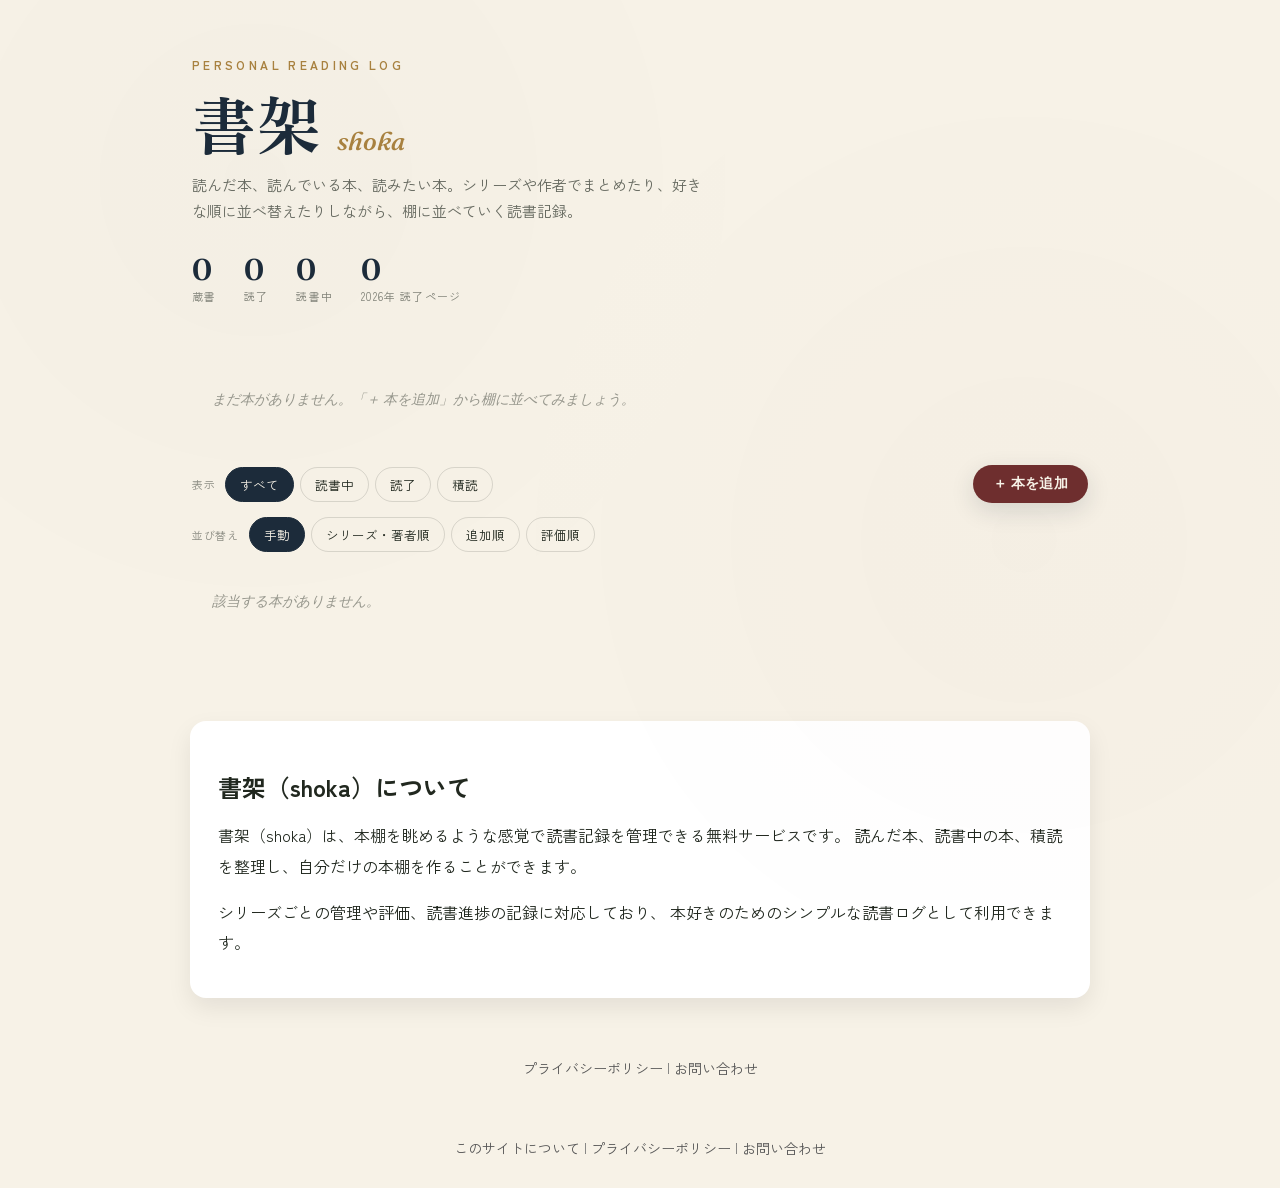
<file: index.html>
<!DOCTYPE html>
<html lang="ja">
<head>
<meta charset="UTF-8">
<meta name="viewport" content="width=device-width, initial-scale=1.0">
<title>書架 -shoka- 読書記録</title>
<link rel="preconnect" href="https://fonts.googleapis.com">
<link href="https://fonts.googleapis.com/css2?family=Fraunces:opsz,wght@9..144,400;9..144,500;9..144,600;9..144,700&family=Zen+Kaku+Gothic+New:wght@400;500;700&family=Zen+Old+Mincho:wght@500;700&display=swap" rel="stylesheet">
<link rel="stylesheet" href="style.css">
<meta name="google-site-verification" content="SUL4iW5YXbjkeXGrHI-dzXqECCWhUAfHIx9hsALzpy4" />
 <script async src="https://pagead2.googlesyndication.com/pagead/js/adsbygoogle.js?client=ca-pub-7328430794001812"
     crossorigin="anonymous"></script>
</head>
<body>
<div class="texture"></div>
 
<header class="hero">
  <div class="eyebrow">Personal reading log</div>
  <h1 class="title">書架<span class="roman">shoka</span></h1>
  <p class="tagline">読んだ本、読んでいる本、読みたい本。シリーズや作者でまとめたり、好きな順に並べ替えたりしながら、棚に並べていく読書記録。</p>
  <div class="stats-row" id="statsRow"></div>
</header>
 
<div class="shelf-wrap">
  <div id="shelf"></div>
</div>
 
<div class="controls">
  <div class="controls-line">
    <div class="control-group" id="filters">
      <span class="group-label">表示</span>
      <button class="filter-btn active" data-filter="all">すべて</button>
      <button class="filter-btn" data-filter="reading">読書中</button>
      <button class="filter-btn" data-filter="completed">読了</button>
      <button class="filter-btn" data-filter="want">積読</button>
    </div>
    <button class="add-btn" id="openAdd">＋ 本を追加</button>
  </div>
  <div class="controls-line">
    <div class="control-group" id="sortModes">
      <span class="group-label">並び替え</span>
      <button class="filter-btn active" data-sort="manual">手動</button>
      <button class="filter-btn" data-sort="group">シリーズ・著者順</button>
      <button class="filter-btn" data-sort="added">追加順</button>
      <button class="filter-btn" data-sort="rating">評価順</button>
    </div>
  </div>
</div>
 
<div class="list" id="list"></div>
<section class="about">
  <h2>書架（shoka）について</h2>
  <p>
    書架（shoka）は、本棚を眺めるような感覚で読書記録を管理できる無料サービスです。
    読んだ本、読書中の本、積読を整理し、自分だけの本棚を作ることができます。
  </p>

  <p>
    シリーズごとの管理や評価、読書進捗の記録に対応しており、
    本好きのためのシンプルな読書ログとして利用できます。
  </p>
</section>
 
<div class="overlay" id="overlay">
  <div class="modal">
    <h2 id="modalTitle">本を追加</h2>
    <div class="hint">シリーズ物は「シリーズ名」を同じ表記で入力すると、まとめて並べられます。空欄のままなら著者名で自動的にグループ化されます。</div>
    <input type="hidden" id="editId">
    <div class="field">
      <label>タイトル</label>
      <input type="text" id="fTitle" placeholder="例：ノルウェイの森">
    </div>
    <div class="field">
      <label>著者</label>
      <input type="text" id="fAuthor" placeholder="例：村上春樹">
    </div>
    <div class="row3">
      <div class="field">
        <label>シリーズ名（任意）</label>
        <input type="text" id="fSeries" placeholder="例：三体シリーズ">
      </div>
      <div class="field">
        <label>巻数</label>
        <input type="number" id="fVolume" placeholder="1" min="0">
      </div>
    </div>
    <div class="row2">

  <div class="field">
    <label>ジャンル</label>
    <select id="fGenre">
      <option>小説</option>
      <option>エッセイ</option>
      <option>ノンフィクション</option>
      <option>ビジネス</option>
      <option>詩歌</option>
      <option>技術書</option>
      <option>その他</option>
    </select>
  </div>

  <div class="field">
    <label>本の色</label>
    <select id="fColor">
      <option value="burgundy">ワインレッド</option>
      <option value="green">深緑</option>
      <option value="navy">ネイビー</option>
      <option value="brass">真鍮</option>
      <option value="purple">紫</option>
      <option value="blue">ブルー</option>
      <option value="brown">ブラウン</option>
      <option value="black">ブラック</option>
    </select>
  </div>

</div>

<div class="field">
  <label>ステータス</label>
  <select id="fStatus">
    <option value="want">積読</option>
    <option value="reading">読書中</option>
    <option value="completed">読了</option>
  </select>
      
    </div>
    <div class="row2">
      <div class="field">
        <label>総ページ数</label>
        <input type="number" id="fTotal" placeholder="320" min="1">
      </div>
      <div class="field">
        <label>現在のページ</label>
        <input type="number" id="fCurrent" placeholder="0" min="0">
      </div>
    </div>
    <div class="field">
      <label>評価</label>
      <div class="star-picker" id="starPicker">★★★★★</div>
    </div>
    <div class="field">
      <label>メモ</label>
      <textarea id="fNotes" placeholder="感想やお気に入りの一節など"></textarea>
    </div>
    <div class="modal-actions">
      <button class="btn ghost" id="cancelBtn">キャンセル</button>
      <button class="btn danger" id="deleteBtn" style="display:none;">削除</button>
      <button class="btn primary" id="saveBtn">保存する</button>
    </div>
  </div>
</div>
 
<div class="toast" id="toast"></div>
 <footer class="footer">
  <a href="privacy.html">プライバシーポリシー</a>
  <span> | </span>
  <a href="contact.html">お問い合わせ</a>
</footer>
<footer class="footer">
  <a href="about.html">このサイトについて</a>
  |
  <a href="privacy.html">プライバシーポリシー</a>
  |
  <a href="contact.html">お問い合わせ</a>
</footer>
<script src="script.js"></script>
</body>
</html>
</file>
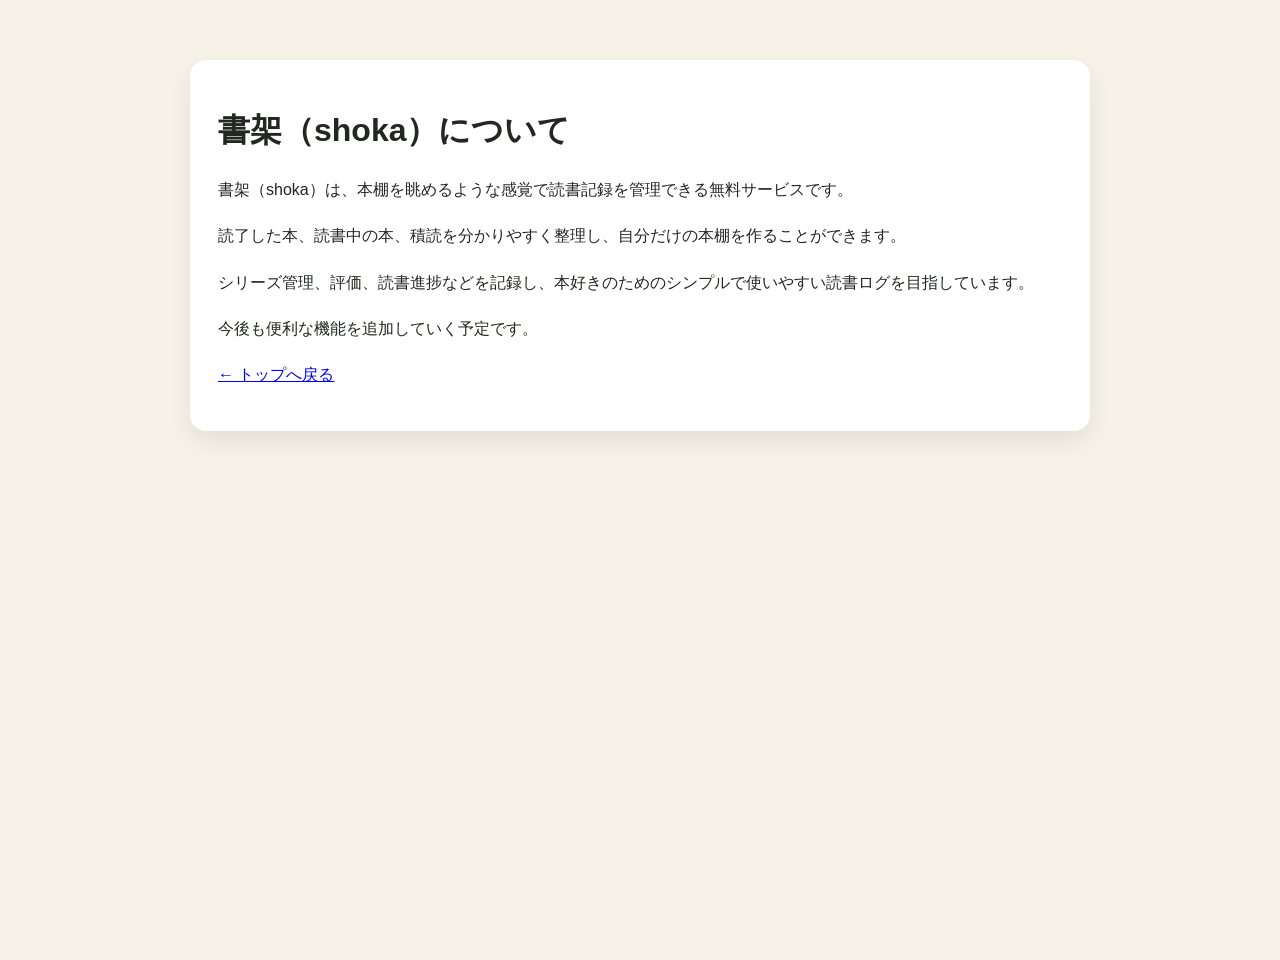
<file: about.html>
<!DOCTYPE html>
<html lang="ja">
<head>
<meta charset="UTF-8">
<meta name="viewport" content="width=device-width, initial-scale=1.0">
<title>このサイトについて | 書架 - shoka -</title>
<link rel="stylesheet" href="style.css">
</head>

<body>

<div class="about">
<h1>書架（shoka）について</h1>

<p>
書架（shoka）は、本棚を眺めるような感覚で読書記録を管理できる無料サービスです。
</p>

<p>
読了した本、読書中の本、積読を分かりやすく整理し、自分だけの本棚を作ることができます。
</p>

<p>
シリーズ管理、評価、読書進捗などを記録し、本好きのためのシンプルで使いやすい読書ログを目指しています。
</p>

<p>
今後も便利な機能を追加していく予定です。
</p>

<p>
<a href="index.html">← トップへ戻る</a>
</p>

</div>

</body>
</html>
</file>
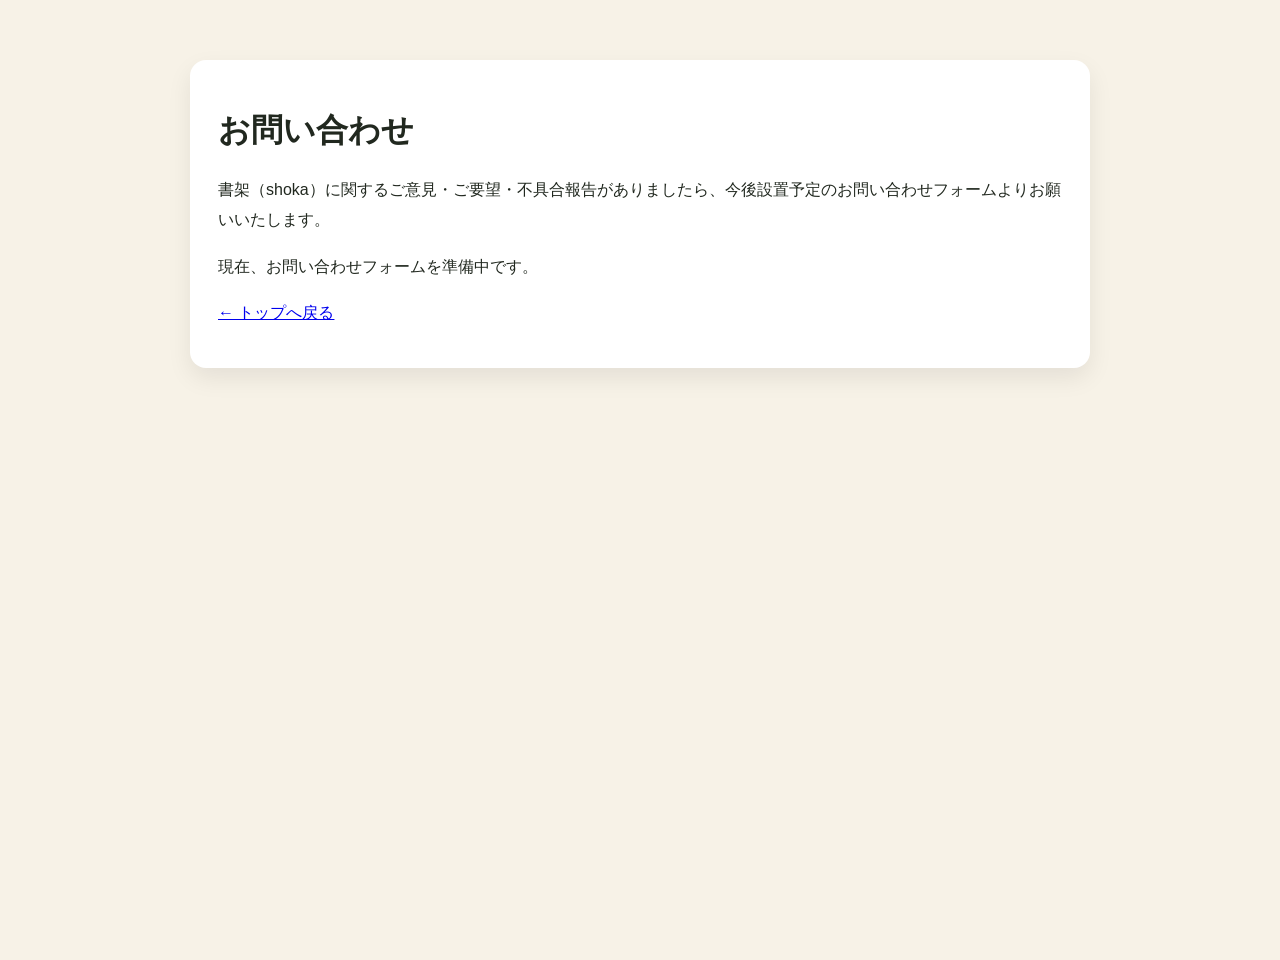
<file: contact.html>
<!DOCTYPE html>
<html lang="ja">
<head>
<meta charset="UTF-8">
<meta name="viewport" content="width=device-width, initial-scale=1.0">
<title>お問い合わせ | 書架 - shoka -</title>
<link rel="stylesheet" href="style.css">
</head>

<body>

<div class="about">

<h1>お問い合わせ</h1>

<p>
書架（shoka）に関するご意見・ご要望・不具合報告がありましたら、今後設置予定のお問い合わせフォームよりお願いいたします。
</p>

<p>
現在、お問い合わせフォームを準備中です。
</p>

<p>
<a href="index.html">← トップへ戻る</a>
</p>

</div>

</body>
</html>
</file>
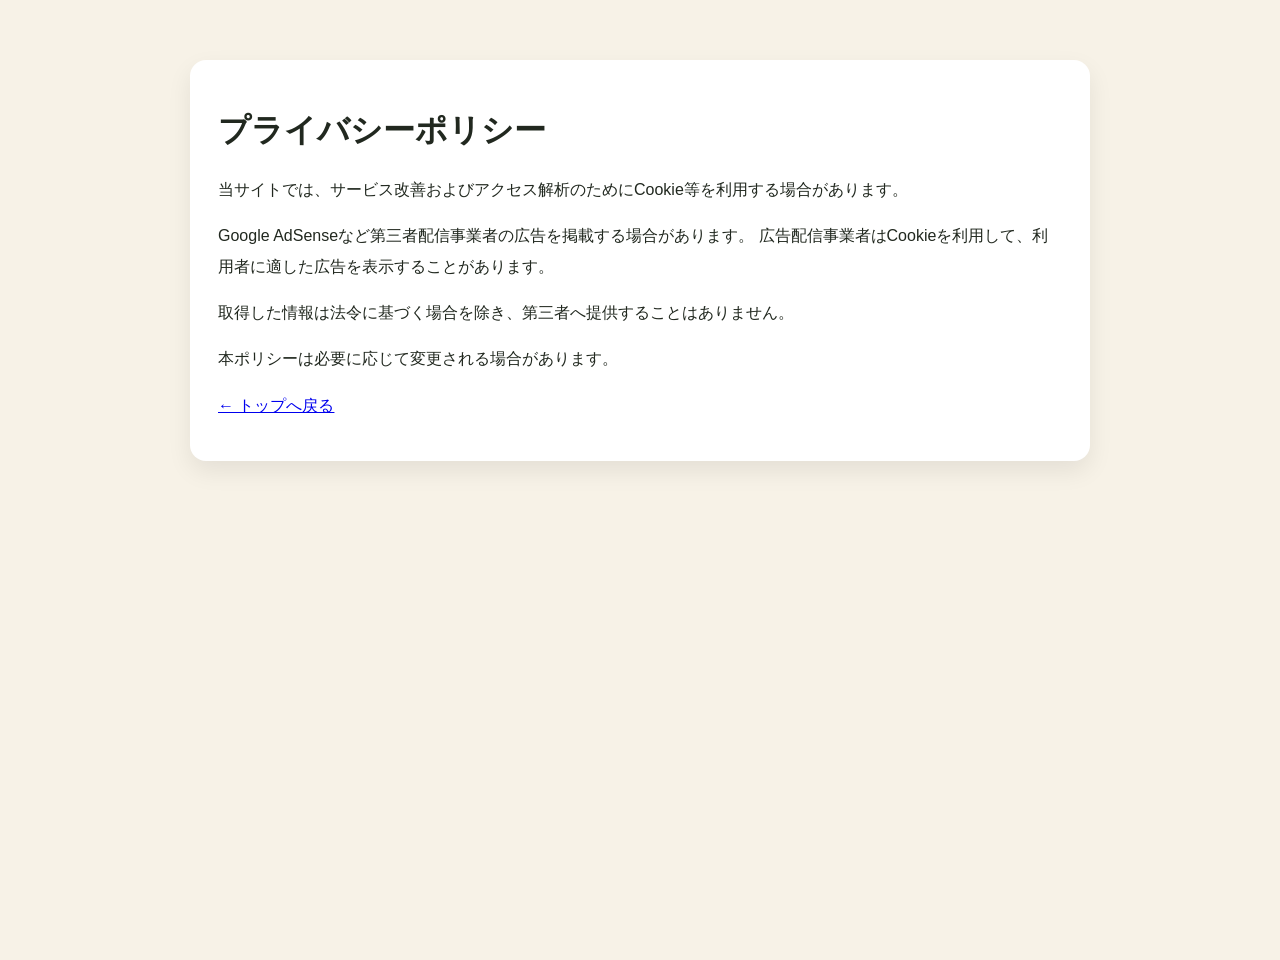
<file: privacy.html>
<!DOCTYPE html>
<html lang="ja">
<head>
<meta charset="UTF-8">
<meta name="viewport" content="width=device-width, initial-scale=1.0">
<title>プライバシーポリシー | 書架 - shoka -</title>
<link rel="stylesheet" href="style.css">
</head>

<body>

<div class="about">

<h1>プライバシーポリシー</h1>

<p>
当サイトでは、サービス改善およびアクセス解析のためにCookie等を利用する場合があります。
</p>

<p>
Google AdSenseなど第三者配信事業者の広告を掲載する場合があります。
広告配信事業者はCookieを利用して、利用者に適した広告を表示することがあります。
</p>

<p>
取得した情報は法令に基づく場合を除き、第三者へ提供することはありません。
</p>

<p>
本ポリシーは必要に応じて変更される場合があります。
</p>

<p>
<a href="index.html">← トップへ戻る</a>
</p>

</div>

</body>
</html>
</file>
<file: style.css>
:root{
    --paper: #F7F2E7;
    --paper-deep: #EFE7D6;
    --ink: #21281F;
    --navy: #1C2B3A;
    --forest: #2F4538;
    --brass: #A8813F;
    --brass-bright: #C79A4B;
    --burgundy: #6E2E2E;
    --line: rgba(33,40,31,0.14);
    --shadow: 0 8px 24px rgba(28,43,58,0.14);
  }
  *{box-sizing:border-box;}
  html,body{margin:0;padding:0;}
  body{
    background:var(--paper);
    color:var(--ink);
    font-family:'Zen Kaku Gothic New', sans-serif;
    min-height:100vh;
    -webkit-font-smoothing:antialiased;
  }
  .texture{
    position:fixed; inset:0; pointer-events:none; z-index:0; opacity:0.5;
    background-image:
      radial-gradient(circle at 20% 20%, rgba(28,43,58,0.03) 0, transparent 40%),
      radial-gradient(circle at 80% 60%, rgba(110,46,46,0.03) 0, transparent 45%);
  }
  header.hero{
    position:relative; z-index:1;
    padding: 56px 32px 40px;
    max-width:960px; margin:0 auto;
  }
  .eyebrow{
    font-size:12px; letter-spacing:0.28em; text-transform:uppercase;
    color:var(--brass); font-weight:700; margin-bottom:14px;
  }
  h1.title{
    font-family:'Zen Old Mincho', serif;
    font-weight:700;
    font-size:clamp(38px, 7vw, 64px);
    margin:0 0 10px 0;
    color:var(--navy);
    letter-spacing:0.02em;
    line-height:1.1;
  }
  h1.title .roman{
    font-family:'Fraunces', serif;
    font-style:italic;
    font-weight:500;
    font-size:0.4em;
    color:var(--brass);
    margin-left:14px;
    letter-spacing:0;
  }
  .tagline{
    font-size:15px; color:rgba(33,40,31,0.68); max-width:520px; line-height:1.7;
  }
 
  .stats-row{
    display:flex; gap:28px; margin-top:28px; flex-wrap:wrap;
  }
  .stat{ font-family:'Fraunces', serif; }
  .stat .num{ font-size:30px; font-weight:600; color:var(--navy); }
  .stat .label{
    font-size:11px; letter-spacing:0.1em; text-transform:uppercase; color:rgba(33,40,31,0.55);
    font-family:'Zen Kaku Gothic New', sans-serif;
  }
  /* --- The Shelf: signature element --- */
  .shelf-wrap{
    position:relative; z-index:1;
    max-width:960px; margin:0 auto; padding: 8px 32px 0;
  }
  #shelf{ padding-top:8px; }
  .shelf-row{
    display:flex; align-items:flex-end; gap:2px;
    padding: 0 14px;
  }
  .plank{
    height:16px;
    background: linear-gradient(180deg, #8a5a2b, #6b4522 60%, #5a3a1c);
    border-radius:2px;
    box-shadow: 0 6px 10px rgba(0,0,0,0.25), inset 0 2px 0 rgba(255,255,255,0.15);
    margin: 0 0 22px 0;
  }
  .spine{
    flex:0 0 auto;
    width:30px;
    border-radius:3px 3px 1px 1px;
    display:flex; align-items:flex-end; justify-content:center;
    padding-bottom:8px;
    cursor:pointer;
    position:relative;
    transition: transform .18s ease, box-shadow .18s ease, opacity .15s ease;
    box-shadow: inset -3px 0 6px rgba(0,0,0,0.18), inset 2px 0 0 rgba(255,255,255,0.12), 0 3px 6px rgba(0,0,0,0.15);
    border-top:3px solid rgba(255,255,255,0.25);
  }
  .spine:hover{ transform: translateY(-6px); }
  .spine[draggable="true"]{ cursor:grab; }
  .spine.dragging{ opacity:0.35; }
  .spine.drag-over{ outline:2px dashed var(--brass-bright); outline-offset:2px; }
  .spine .spine-title{
    writing-mode: vertical-rl;
    text-orientation: mixed;
    font-family:'Zen Old Mincho', serif;
    font-size:11px;
    color:rgba(255,255,255,0.92);
    letter-spacing:0.04em;
    max-height:calc(100% - 10px);
    overflow:hidden;
    white-space:nowrap;
    text-overflow:ellipsis;
  }
  .spine.want{ opacity:0.55; border-style:dashed; border-width:1px; border-color:rgba(255,255,255,0.5); box-shadow:none; }
  .spine .badge{
    position:absolute; top:6px; left:50%; transform:translateX(-50%);
    width:6px; height:6px; border-radius:50%;
    background: var(--brass-bright);
    box-shadow:0 0 0 2px rgba(0,0,0,0.15);
  }
  .group-divider{
    flex:0 0 auto; width:18px; align-self:stretch;
    display:flex; align-items:flex-end; justify-content:center;
    position:relative; padding-bottom:8px;
  }
  .group-divider::before{
    content:''; position:absolute; left:50%; bottom:0; top:6px; width:2px;
    background:rgba(33,40,31,0.18); transform:translateX(-50%);
  }
  .group-divider .div-label{
    writing-mode: vertical-rl; text-orientation:mixed;
    font-family:'Zen Kaku Gothic New', sans-serif; font-size:9.5px; font-weight:700;
    letter-spacing:0.05em; color:var(--brass); white-space:nowrap; overflow:hidden;
    max-height:100%; opacity:0.85;
  }
   .empty-shelf{
    color:rgba(33,40,31,0.45); font-size:14px; padding: 30px 20px; font-family:'Fraunces',serif; font-style:italic;
  }
 
  /* --- Controls --- */
  .controls{
    max-width:960px; margin: 26px auto 0; padding: 0 32px;
    display:flex; flex-direction:column; gap:14px;
    position:relative; z-index:1;
  }
  .controls-line{
    display:flex; justify-content:space-between; align-items:center; gap:16px; flex-wrap:wrap;
  }
  .control-group{ display:flex; gap:6px; flex-wrap:wrap; align-items:center; }
  .control-group .group-label{
    font-size:11px; color:rgba(33,40,31,0.5); letter-spacing:0.06em; margin-right:4px;
  }
  .filter-btn{
    border:1px solid var(--line); background:transparent; color:var(--ink);
    padding:7px 14px; border-radius:20px; font-size:12.5px; cursor:pointer;
    font-family:'Zen Kaku Gothic New', sans-serif;
    transition: all .15s ease;
  }
  .filter-btn.active{ background:var(--navy); color:var(--paper); border-color:var(--navy); }
  .filter-btn:hover:not(.active){ border-color:var(--navy); }
 
  .add-btn{
    background:var(--burgundy); color:var(--paper); border:none;
    padding:10px 20px; border-radius:20px; font-size:13.5px; cursor:pointer;
    font-weight:700; letter-spacing:0.02em;
    box-shadow: var(--shadow);
    transition: transform .12s ease, background .15s ease;
  }
  .add-btn:hover{ background:#7d3636; transform:translateY(-1px); }
 
  /* --- Book list --- */
  .list{
    max-width:960px; margin: 10px auto 80px; padding: 0 32px;
    display:grid; gap:12px;
    position:relative; z-index:1;
  }
  .group-header{
    font-family:'Zen Old Mincho', serif; font-size:13.5px; color:var(--brass);
    padding: 16px 4px 6px; border-bottom:1px solid var(--line); margin-top:2px;
    letter-spacing:0.05em;
  }
  .card{
    background:var(--paper-deep);
    border:1px solid var(--line);
    border-radius:10px;
    padding:14px 16px;
    display:flex; gap:14px; align-items:center;
  }
  .card:hover{ border-color:var(--brass); }
  .swatch{ width:8px; align-self:stretch; border-radius:4px; flex:0 0 auto; }
  .card-body{ flex:1; min-width:0; cursor:pointer; }
  .card-title{ font-family:'Zen Old Mincho', serif; font-weight:700; font-size:16.5px; color:var(--navy); }
  .card-meta{ font-size:12px; color:rgba(33,40,31,0.6); margin-top:3px; }
  .progress-track{
    height:5px; background:rgba(33,40,31,0.1); border-radius:3px; margin-top:9px; overflow:hidden;
  }
  .progress-fill{ height:100%; background:var(--brass); border-radius:3px; }
  .stars{ font-size:13px; color:var(--brass); letter-spacing:1px; white-space:nowrap; }
  .status-chip{
    font-size:10.5px; padding:4px 9px; border-radius:12px; white-space:nowrap;
    text-transform:uppercase; letter-spacing:0.06em; font-weight:700;
  }
  .status-chip.reading{ background:rgba(47,69,56,0.15); color:var(--forest); }
  .status-chip.completed{ background:rgba(168,129,63,0.18); color:var(--brass); }
  .status-chip.want{ background:rgba(28,43,58,0.1); color:var(--navy); }
  .move-btns{ display:flex; flex-direction:column; gap:3px; flex:0 0 auto; }
  .move-btns button{
    width:24px; height:20px; border:1px solid var(--line); background:white; color:var(--navy);
    border-radius:5px; cursor:pointer; font-size:11px; line-height:1; padding:0;
  }
  .move-btns button:hover{ border-color:var(--brass); }
  .move-btns button:disabled{ opacity:0.3; cursor:default; }
 
  /* --- Modal --- */
  .overlay{
    position:fixed; inset:0; background:rgba(28,20,12,0.45); backdrop-filter: blur(2px);
    display:none; align-items:center; justify-content:center; z-index:10; padding:20px;
  }
  .overlay.open{ display:flex; }
  .modal{
    background:var(--paper); border-radius:14px; width:100%; max-width:460px;
    max-height:88vh; overflow-y:auto;
    padding:28px 26px; box-shadow:0 30px 60px rgba(0,0,0,0.35);
  }
  .modal h2{ font-family:'Zen Old Mincho', serif; margin:0 0 6px; color:var(--navy); font-size:22px; }
  .modal .hint{ font-size:11.5px; color:rgba(33,40,31,0.5); margin-bottom:16px; line-height:1.6; }
  .field{ margin-bottom:14px; }
  .field label{ display:block; font-size:11.5px; color:rgba(33,40,31,0.6); margin-bottom:5px; letter-spacing:0.05em; }
  .field input, .field select, .field textarea{
    width:100%; padding:9px 11px; border:1px solid var(--line); border-radius:8px;
    font-family:'Zen Kaku Gothic New', sans-serif; font-size:14px; background:white; color:var(--ink);
  }
  .field textarea{ resize:vertical; min-height:56px; }
  .row2{ display:grid; grid-template-columns:1fr 1fr; gap:12px; }
  .row3{ display:grid; grid-template-columns:2fr 1fr; gap:12px; }
  .modal-actions{ display:flex; gap:10px; margin-top:20px; }
  .btn{ flex:1; padding:11px; border-radius:8px; border:none; font-size:13.5px; font-weight:700; cursor:pointer; }
  .btn.primary{ background:var(--forest); color:white; }
  .btn.ghost{ background:transparent; border:1px solid var(--line); color:var(--ink); }
  .btn.danger{ background:transparent; color:var(--burgundy); border:1px solid var(--burgundy); }
  .star-picker{ font-size:22px; letter-spacing:4px; cursor:pointer; color:rgba(33,40,31,0.25); }
  .star-picker span.on{ color:var(--brass); }
   .toast{
    position:fixed; bottom:24px; left:50%; transform:translateX(-50%) translateY(20px);
    background:var(--navy); color:var(--paper); padding:11px 20px; border-radius:24px;
    font-size:13px; opacity:0; transition: all .25s ease; pointer-events:none; z-index:20;
  }
  .toast.show{ opacity:1; transform:translateX(-50%) translateY(0); }
 
  @media (max-width:560px){
    .row2, .row3{ grid-template-columns:1fr; }
    header.hero{ padding:40px 18px 28px; }
    .shelf-wrap, .controls, .list{ padding-left:18px; padding-right:18px; }
  }
  @media (prefers-reduced-motion: reduce){
    *{ transition:none !important; }
  }
  .footer{
  margin:60px 0 30px;
  text-align:center;
  font-size:14px;
  color:#777;
}

.footer a{
  color:#555;
  text-decoration:none;
}

.footer a:hover{
  text-decoration:underline;
}
.about{
    max-width:900px;
    margin:60px auto;
    padding:28px;
    background:#fff;
    border-radius:16px;
    box-shadow:0 10px 25px rgba(0,0,0,.08);
}

.about h2{
    margin-bottom:16px;
}

.about p{
    line-height:1.9;
    margin-bottom:12px;
}
</file>
